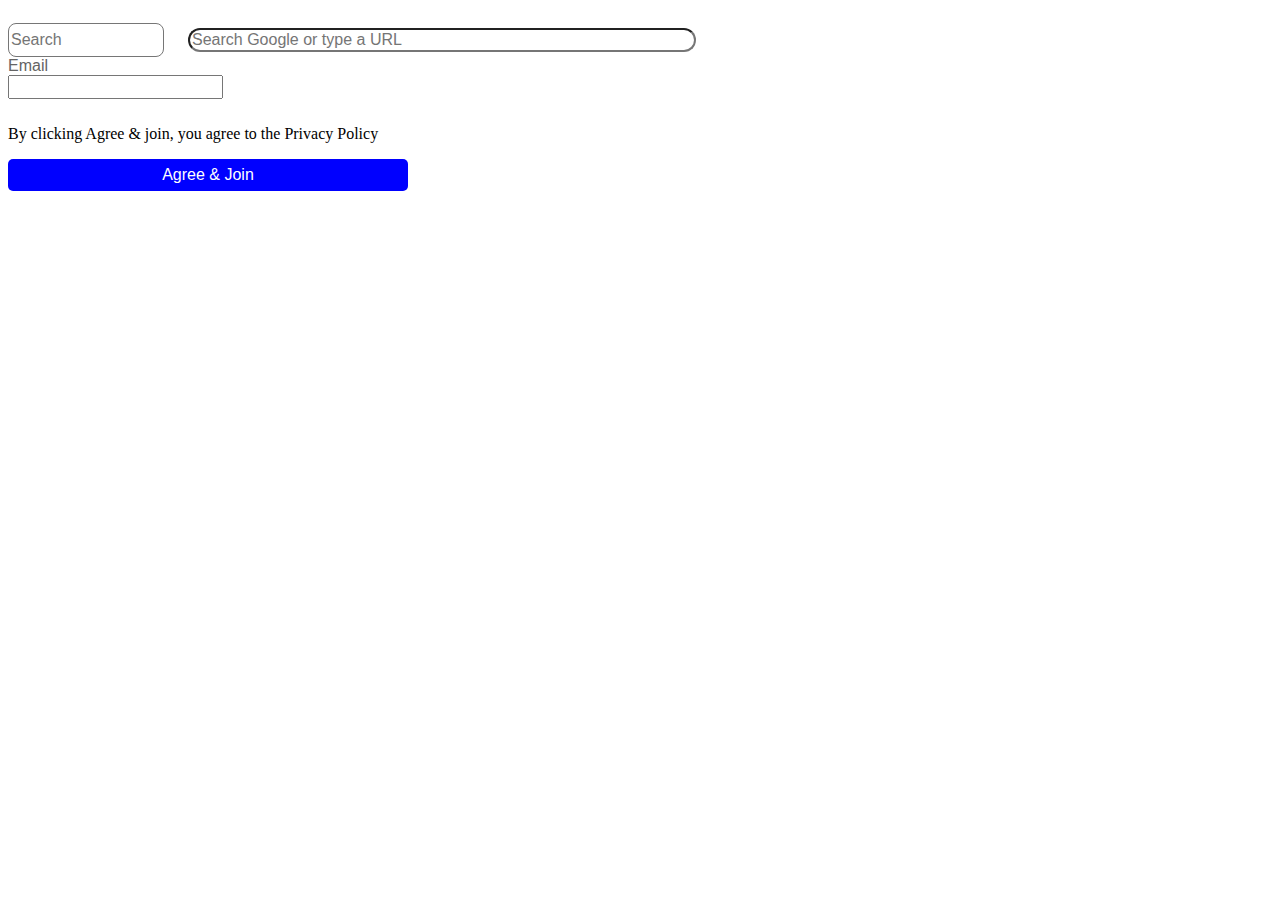
<file: p.html>
<!DOCTYPE html>

<html>
    <head>
        
        <style>
            .s{
                font-size: 16px;
                border-width: 1px;
                border-style: solid;
                padding: 12  15 12 15;
                width: 150px;
                height: 30px;
                border-radius: 8px;
            }

            .ss{
                font-size: 16px;
                width: 500px;
                padding: 12 15 12 15;
                margin-top: 20px;
                margin-left: 20px;
                border-radius: 30px;
                box-shadow: 0 1px 5x rgba(0, 0, 0, 0.25);
            }

            .p{
            font-family: Arial;
            color: rgb(100, 100, 100);
            margin-top: 0;
            margin-bottom: 0;

            }

            .label{
                font-size: 16px;
                margin-bottom: 10px;
            }
            .ssss{
               

            }

            .sssss{
                font-size: 16px;
                width: 400px;
                border-width: solid;
                border-color: rgb(100, 100, 100);

                background-color: blue;
                color: white;
                border: none;
                padding-top: 7px;
                padding-bottom: 7px;
                margin-bottom: 20px;
                border-radius: 5px;
            }
        </style>
    </head>

    <body>
        <input class="s" type="text" placeholder="Search">
        <input class="ss" type="text" placeholder="Search Google or type a URL">

        <p class="p">Email</p>
        <input class="label" type="text">
        <p class="ssss">By clicking Agree & join, you agree to the Privacy Policy</p>
        <button class="sssss">Agree &  Join</button>
    </body>
</html>
</file>
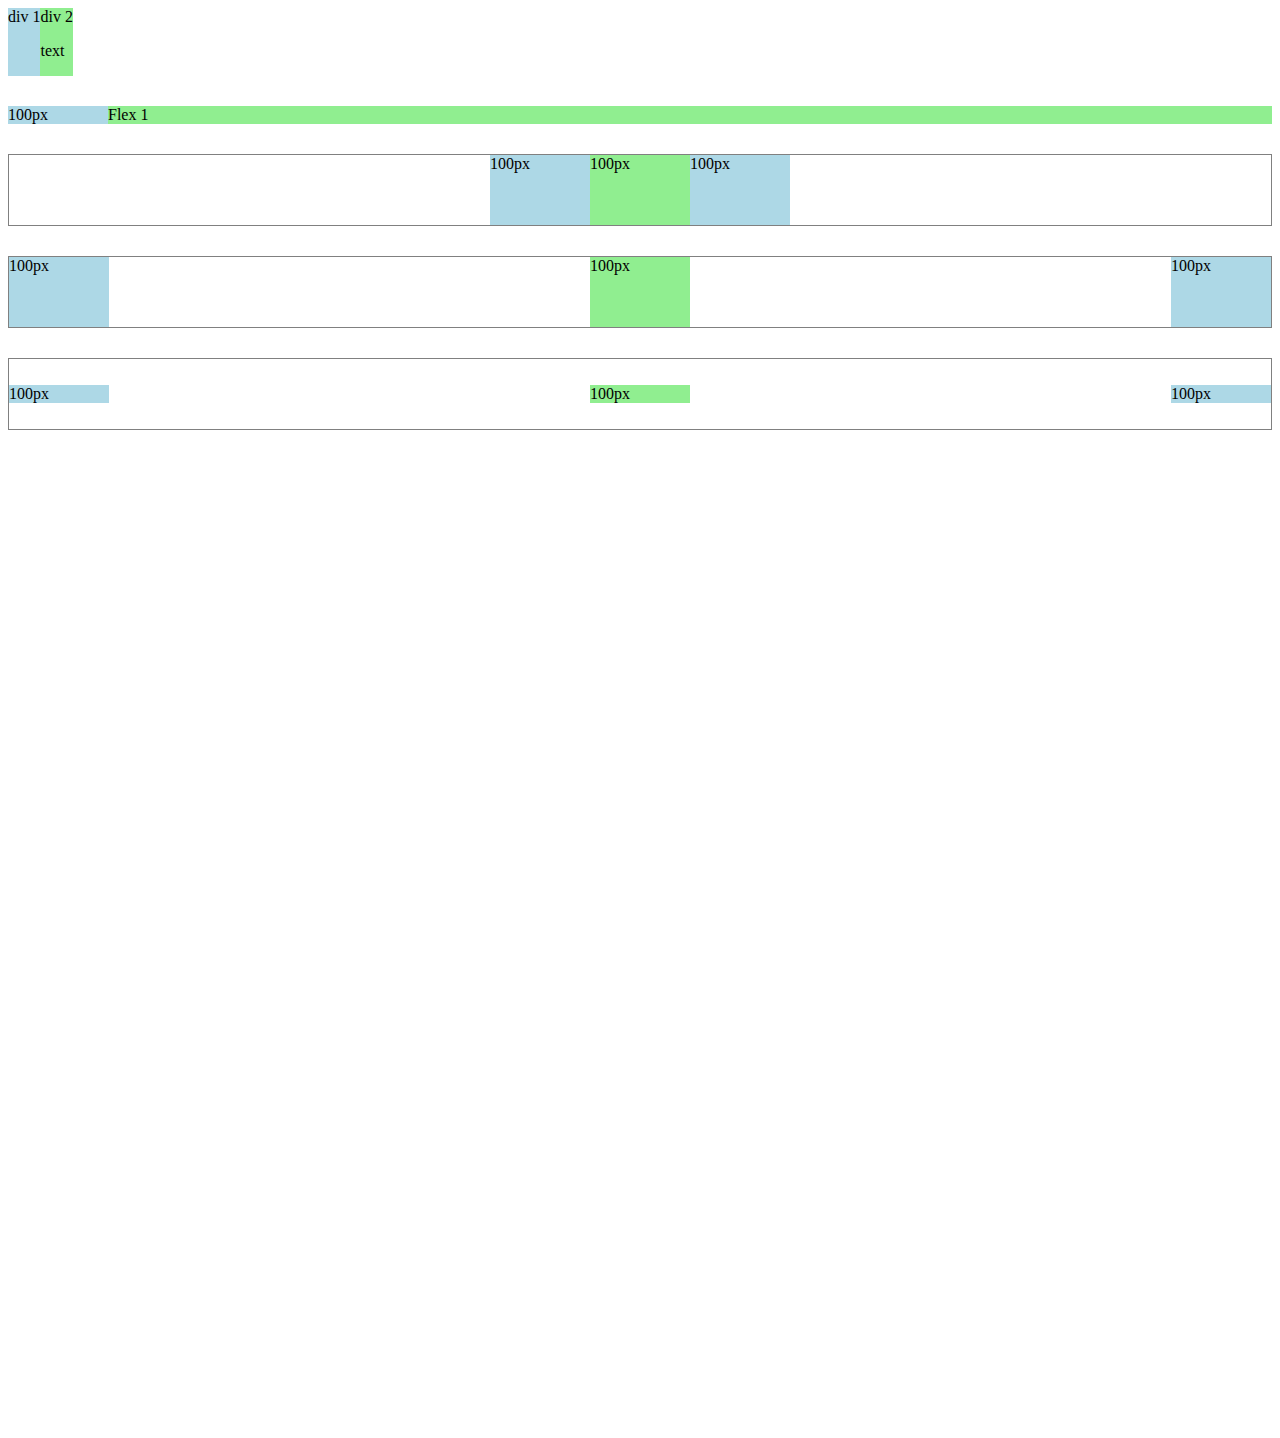
<file: Intro-to-html/Flexbox.html>
<!DOCTYPE  html>

<html>
    <head>
        <title>Flexbox practice</title>
    </head>

    <body style="padding-bottom: 1000px;">
        <div style="
            display: flex;
            flex-direction: row;

            ">
            <div style="background-color: lightblue;">div 1</div>
            <div style="background-color: lightgreen;">div 2 <p>text</p></div>
        </div>


        <div style="
        margin-top: 30px;
        display: flex;
        flex-direction: row;

        ">
        <div style="background-color: lightblue;
        width: 100px;">100px</div>

        <div style="background-color: lightgreen;
        flex:1;">Flex 1</div>
    </div>



    
    <div style="
    height: 70px;
    border-width: 1px;
    border-style: solid;
    border-color: grey;
    margin-top: 30px;
    display: flex;
    flex-direction: row;
    justify-content: center;

    ">
    <div style="background-color: lightblue;
    width: 100px;">100px</div>

    <div style="background-color: lightgreen;
    width: 100px;">100px</div>

    <div style="background-color: lightblue;
    width: 100px;
    ">100px</div>

</div>




     
    <div style="
    height: 70px;
    border-width: 1px;
    border-style: solid;
    border-color: grey;
    margin-top: 30px;
    display: flex;
    flex-direction: row;
    justify-content: space-between;

    ">
    <div style="background-color: lightblue;
    width: 100px;">100px</div>

    <div style="background-color: lightgreen;
    width: 100px;">100px</div>

    <div style="background-color: lightblue;
    width: 100px;
    ">100px</div>

</div>



       
<div style="
height: 70px;
border-width: 1px;
border-style: solid;
border-color: grey;
margin-top: 30px;
display: flex;
flex-direction: row;
justify-content: space-between;
align-items: center;

">
<div style="background-color: lightblue;
width: 100px;">100px</div>

<div style="background-color: lightgreen;
width: 100px;">100px</div>

<div style="background-color: lightblue;
width: 100px;
">100px</div>

</div>


    </body>
</html>
</file>
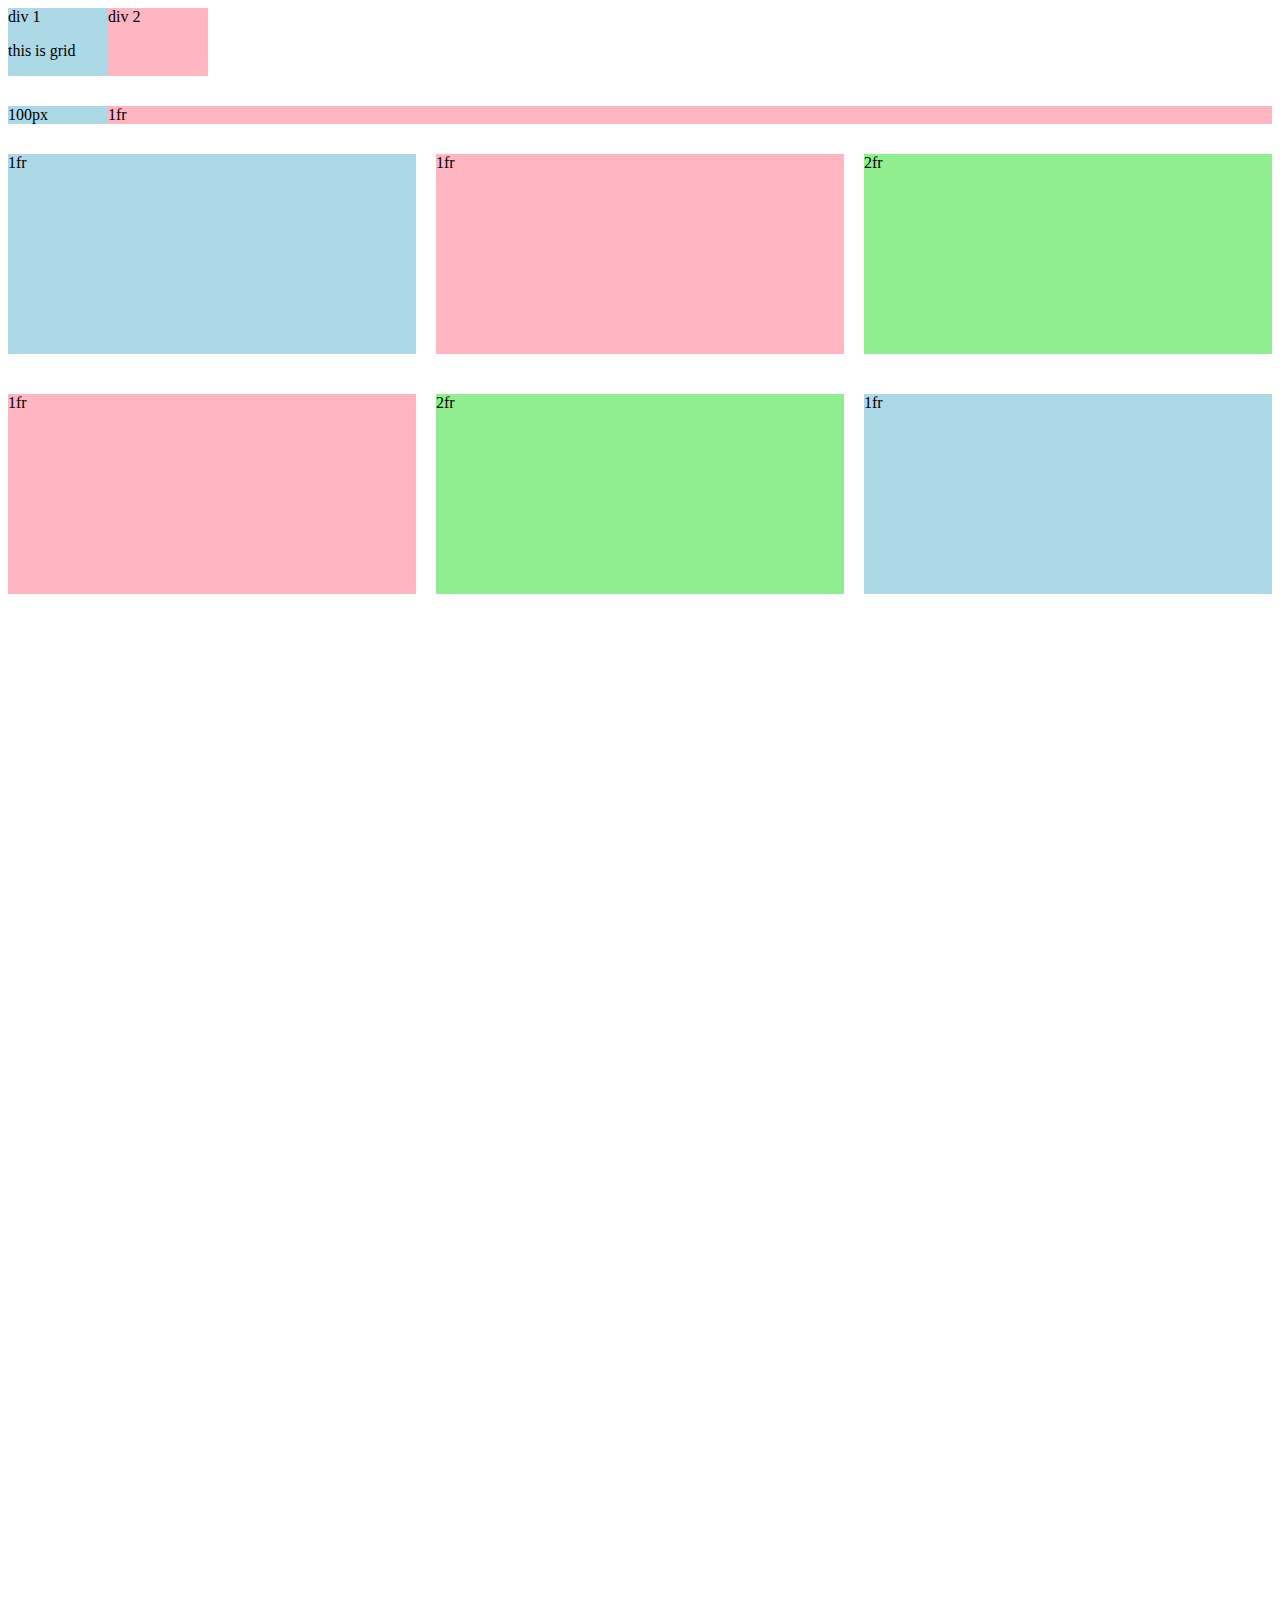
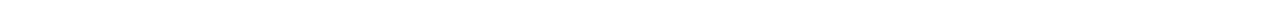
<file: Intro-to-html/grid.html>
<!DOCTYPE html>

<html>
    <head>
        <title>Grid practise</title>
    </head>

    <body style="padding-bottom: 1000px;">
        <div style="
            display: grid;
            grid-template-columns: 100px 100px;
            ">
            <div style="background-color: lightblue;">div 1 <p>this is grid</p></div>
            <div style="background-color: lightpink;">div 2</div>
        </div>

        <div style="
        margin-top: 30px;
            display: grid;
            grid-template-columns: 100px  1fr;
            ">
            <div style="background-color: lightblue;">100px</div>
            <div style="background-color: lightpink;">1fr</div>
           
        </div>



        <div style="
        margin-top: 30px;
            display: grid;
            grid-template-columns: 1fr 1fr 1fr;
            column-gap: 20px;
            row-gap: 40px;


            ">
            <div style="background-color: lightblue ; height: 200px;">1fr</div>
            <div style="background-color: lightpink ; height: 200px;">1fr</div>
            <div style="background-color: lightgreen; height: 200px;">2fr</div>

            <div style="background-color: lightpink ; height: 200px;">1fr</div>
            <div style="background-color: lightgreen; height: 200px;">2fr</div>
            <div style="background-color: lightblue ; height: 200px;">1fr</div>
           
        </div>

    </body>
</html>
</file>
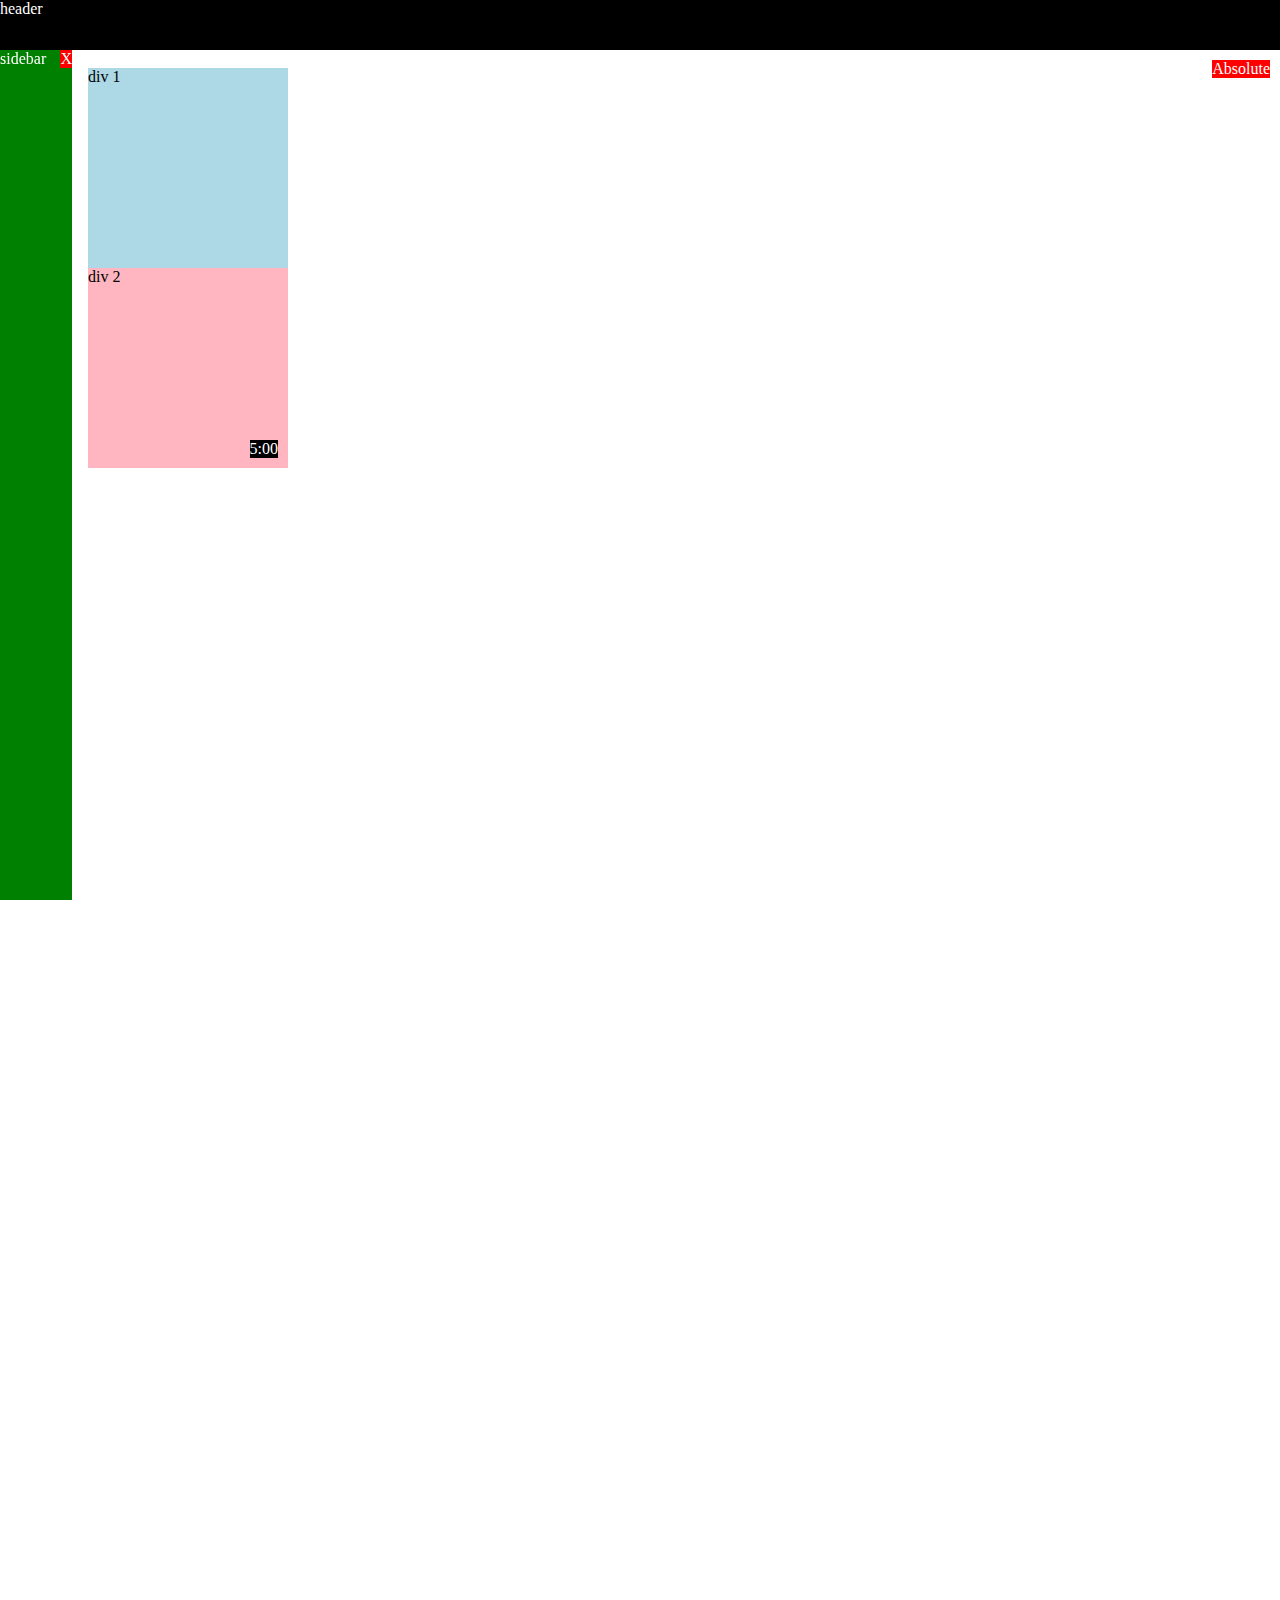
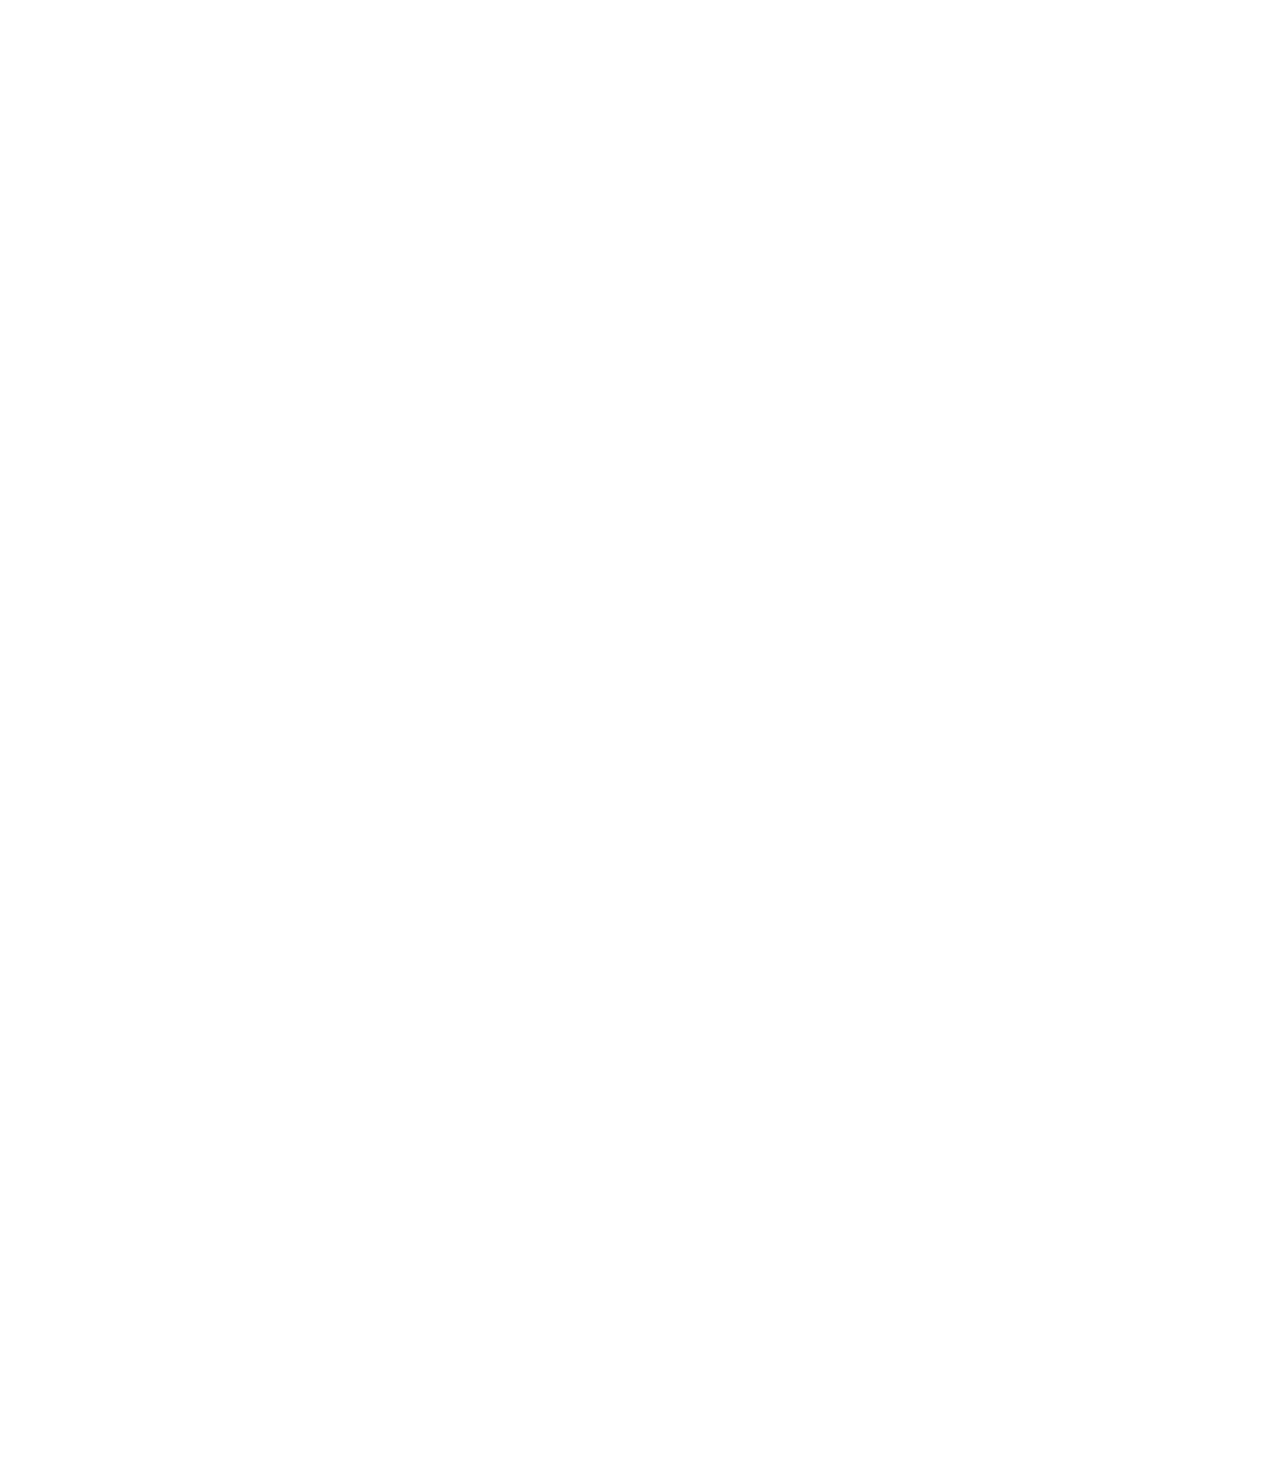
<file: Intro-to-html/position.html>
<!DOCTYPE html>

<html>
    <head>
        <title>Position Practice</title>
    </head>
    <body style="height: 3000px;
    padding-top: 60px;
    padding-left: 80px;

    
    ">

        <div style="background-color: black;
        color: white;
        position: fixed;
        top: 0px;
        left: 0px;
        right: 0px;
        height: 50px;
        
 
        ">header</div>

        
         <div style="
         background-color: green;
         color: white;
         position: fixed;
         left: 0;
         bottom: 0;
         top: 50px;
         width: 72px;


         
         
         "> sidebar
        
        <div style="
         position: absolute;
         background-color: red;
         color: white;
         top: 0px;
         right: 0px;
         



         ">X</div>
        
        </div>

         <div style="
         position: absolute;
         background-color: red;
         color: white;
         top: 60px;
         right: 10px;
         



         ">Absolute</div>



        <div style="background-color: lightblue;
        height: 200px;
        width: 200px;
        position: static;">div 1</div>

        <div style="background-color: lightpink;
        height: 200px;
        width: 200px;
        position: relative;
        
        ">div 2

        <div style="
        position: absolute;
        background-color: black;
        color: white;
        bottom: 10px;
        right: 10px;
        
        
        
        
        ">5:00</div>

        
    
    </div>
        
    </body>
</html>
</file>
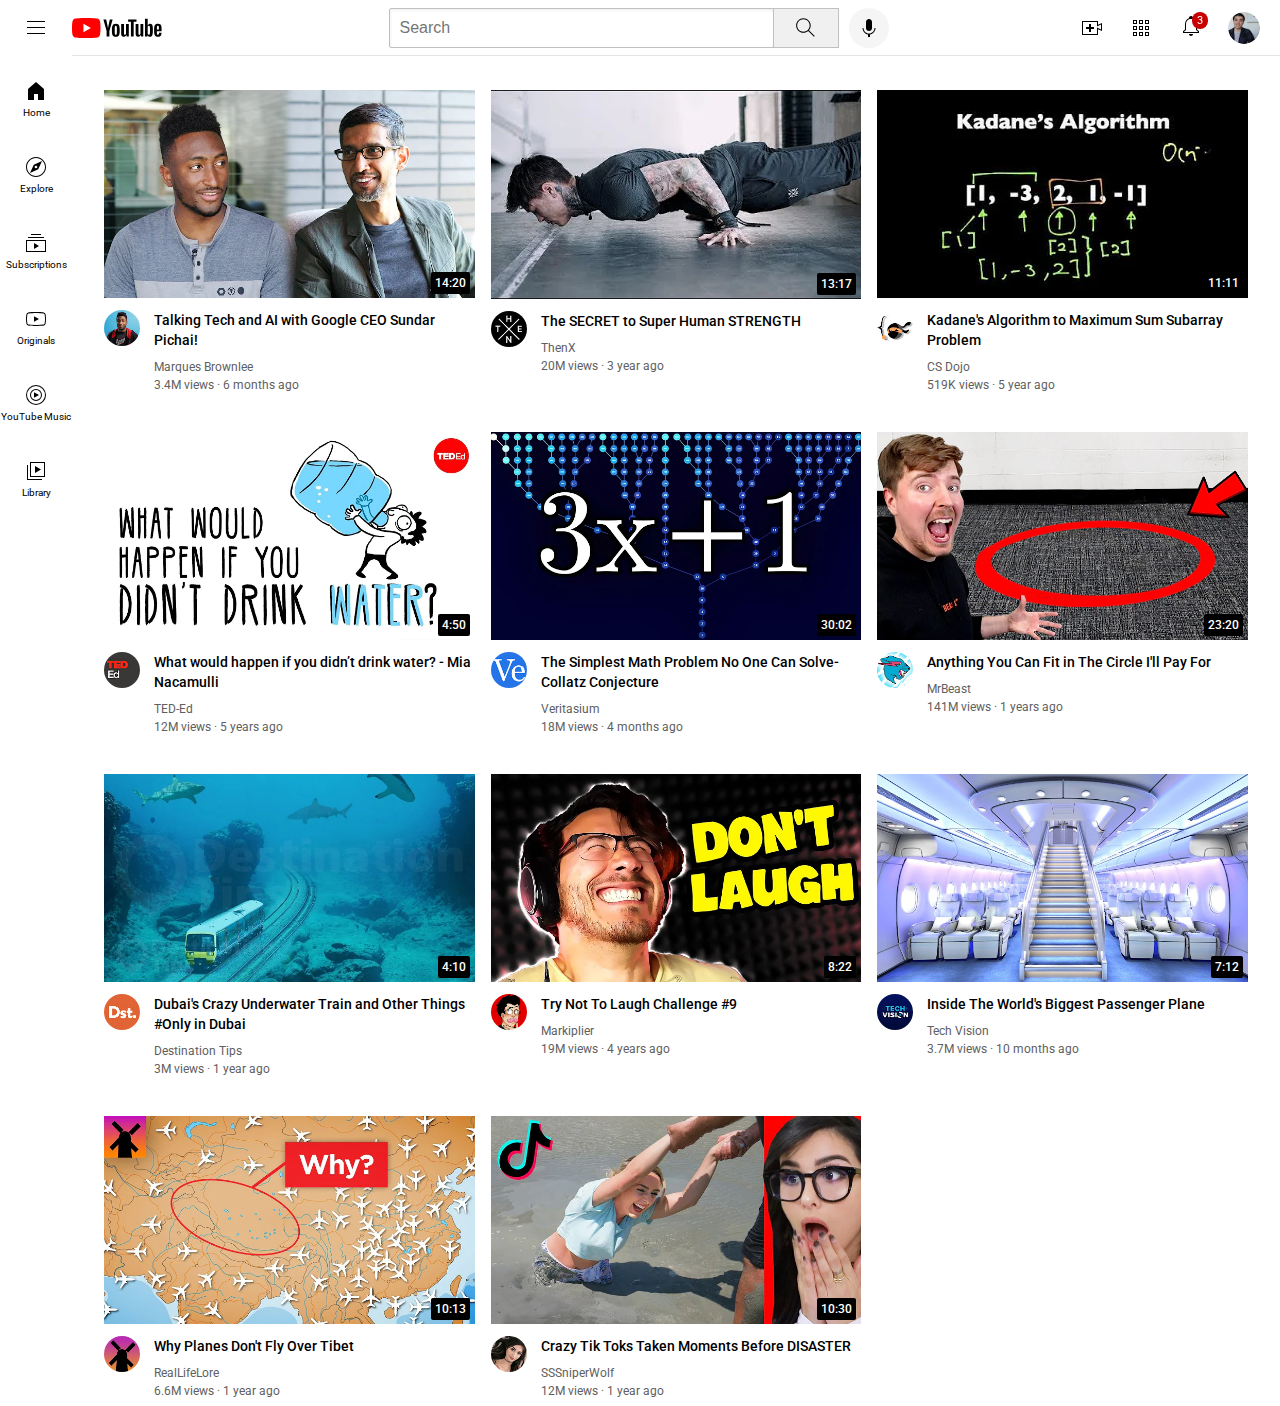
<file: Intro-to-html/youtube.html>
<!DOCTYPE html>
<html>
    <head>
        <title>Youtube.com Clone</title>
        
        
         <link rel="preconnect" href="https://fonts.googleapis.com">
         <link rel="preconnect" href="https://fonts.gstatic.com" crossorigin>
         <link href="https://fonts.googleapis.com/css2?family=Roboto:wght@400;500;700&display=swap" rel="stylesheet">
     
        
         <link rel="stylesheet" href="styles/general.css">
         <link rel="stylesheet" href="styles/header.css">
         <link rel="stylesheet" href="styles/video.css">
         <link rel="stylesheet" href="styles/sidebar.css">
         
    </head>
    <body>

       <!-- Header -->
        <header class="header">
            <div class="left-section">
                <img class="hamburger-menu" src="icons/hamburger-menu.svg" >
                <img class="youtube-logo" src="icons/youtube-logo.svg" >
            </div>

            <div class="middle-section">
                <input class="search-bar" type="text" placeholder="Search">
                <button  class="search-button">
                    <img  class="search-icon" src="icons/search.svg">
                    <div class="tooltip">Search</div>
                </button>

                <button class="voice-button"> 
                    <img class="voice-icon" src="icons/voice-search-icon.svg">
                    <div class="tooltip">Search with your voice</div>
                </button>
            </div>


            
            <div class="right-section">
                <div class="upload-icon-container">
                    <img class="upload-icon" src="icons/upload.svg">
                    <div class="tooltip">Create</div>
                </div>
                <img class="youtube-icon" src="icons/youtube-apps.svg">
                <div class="noti-icon-contain">
                    <img class="noti-icon" src="icons/notifications.svg">
                    <div class="noti-count">3</div>
                </div>
                <img class="current-user-picture" src="icons/my-channel.jpeg">
            </div>
        </header>

        <!-- Nav -->

        <nav class="sidebar" >
        <div class="sidebar-link"><img src="icons/home.svg"><div>Home</div></div>
        <div class="sidebar-link"><img src="icons/explore.svg"><div>Explore</div></div>
        <div class="sidebar-link"><img src="icons/subscriptions.svg" ><div>Subscriptions</div></div>
        <div class="sidebar-link"><img src="icons/originals.svg" ><div>Originals</div></div>
        <div class="sidebar-link"><img src="icons/youtube-music.svg" ><div>YouTube Music</div></div>
        <div class="sidebar-link"><img src="icons/library.svg" ><div>Library</div></div>
        </nav>


        <!-- Main -->
        <main>
            <section class="video-grid">
                <div class="video-preview">
                    <div class="thumbnail-row">
                        <img class="thumbnail" src="Thumbnails/thumbnail-1.webp">
                        <div class="video-time">14:20</div>
                    </div>
                    <div class="video-info-grid">
        
                        <div class="channel-picture">
                            <img class="profile-picture" src="channel-pictures/channel-1.jpeg" alt="">
        
                        </div>
        
                        <div class="video-info">
        
                            <p class="video-title">Talking Tech and AI with Google CEO Sundar Pichai!</p>
                            <p class="video-auth"> Marques Brownlee</p>
                            <p class="video-stats">3.4M views &#183 6 months ago</p>
                        </div>
                    </div>
                </div>
                
                
                
                
                
                
                
                <div class="video-preview">
                    <div class="thumbnail-row">
                        <img class="thumbnail" src="Thumbnails/thumbnail-9.webp">
                        <div class="video-time">13:17</div>
                    </div>
                    <div class="video-info-grid">
                        
                        <div class="channel-picture">
                            <img class="profile-picture" src="channel-pictures/channel-9.jpeg" alt="">
                            
                        </div>
                        
                        <div class="video-info">
                            
                            <p class="video-title">
                                The SECRET to Super Human STRENGTH</p>
                                <p class="video-auth"> ThenX</p>
                                <p class="video-stats">20M views &#183 3 year ago</p>
                            </div>
                        </div>
                    </div>
                    
                    <div class="video-preview">
                        <div class="thumbnail-row">
                            <img class="thumbnail" src="Thumbnails/thumbnail-5.webp">
                            <div class="video-time">11:11</div>
                        </div>
                        <div class="video-info-grid">
                            <div class="channel-picture">
                                <img class="profile-picture" src="channel-pictures/channel-5.jpeg" alt="">
                            </div>
                            <div class="video-info">
                                <p class="video-title">Kadane's Algorithm to Maximum Sum Subarray Problem</p>
                                <p class="video-auth">CS Dojo</p>
                                <p class="video-stats">519K  views &#183 5 year ago</p>
                            </div>
                        </div>
                    </div>



                    
                                     <div class="video-preview">
                                        <div class="thumbnail-row">
                                            <img class="thumbnail" src="Thumbnails/thumbnail-12.webp">
                                            <div class="video-time">4:50</div>
                                        </div>
                                        <div class="video-info-grid">
                            
                                            <div class="channel-picture">
                                                <img class="profile-picture" src="channel-pictures/channel-12.jpeg" alt="">
                            
                                            </div>
                            
                                            <div class="video-info">
                            
                                                <p class="video-title">What would happen if you didn’t drink water? - Mia Nacamulli</p>
                                                <p class="video-auth">TED-Ed
                                                </p>
                                                <p class="video-stats">
                                                    12M views · 5 years ago</p>
                                            </div>
                                        </div>
                                    </div>
                                    
                                    
                                    
                                                <div class="video-preview">
                                                
                                                    <div class="thumbnail-row">
                                                        <img class="thumbnail" src="Thumbnails/thumbnail-4.webp">
                                                        <div class="video-time">30:02</div>
                                                    </div>
                        
                                    
                                                    <div class="video-info-grid">
                                        
                                                        <div class="channel-picture">
                                                            <img class="profile-picture" src="channel-pictures/channel-4.jpeg" alt="">
                                        
                                                        </div>
                                        
                                                        <div class="video-info">
                                        
                                                            <p class="video-title">The Simplest Math Problem No One Can Solve-Collatz Conjecture</p>
                                                            <p class="video-auth">Veritasium</p>
                                                            <p class="video-stats">18M views &#183 4 months ago</p>
                                                        </div>
                                                    </div>       
                                                     </div>
                                             
                            
                                
                            
                                          
                                     <div class="video-preview">
                                            <div class="thumbnail-row">
                                                <img class="thumbnail" src="Thumbnails/thumbnail-6.webp">
                                                <div class="video-time">23:20</div>
                                            </div>
                                            <div class="video-info-grid">
                                                <div class="channel-picture">
                                                    <img class="profile-picture" src="channel-pictures/channel-6.jpeg" alt="">
                                                </div>
                                                <div class="video-info">
                                
                                                    <p class="video-title">Anything You Can Fit in The Circle I'll Pay For</p>
                                                    <p class="video-auth">MrBeast</p>
                                                    <p class="video-stats">141M views &#183 1 years ago</p>
                                                </div>
                                            </div> 
                                        </div>  
                                        
                                        
                                        <div class="video-preview">
                                            <div class="thumbnail-row">
                                                <img class="thumbnail" src="Thumbnails/thumbnail-11.webp">
                                                <div class="video-time">4:10</div>
                                                        </div>
                                                        <div class="video-info-grid">
                                            
                                                            <div class="channel-picture">
                                                                <img class="profile-picture" src="channel-pictures/channel-11.jpeg" alt="">
                                            
                                                            </div>
                                            
                                                            <div class="video-info">
                                            
                                                                <p class="video-title">Dubai's Crazy Underwater Train and Other Things #Only in Dubai</p>
                                                                <p class="video-auth">Destination Tips</p>
                                                                <p class="video-stats">3M views · 1 year ago</p>
                                                            </div>
                                                        </div>
                                                    </div> 

                                                    
                                                    
                                                                <div class="video-preview">
                                                                
                                                                    <div class="thumbnail-row">
                                                                        <img class="thumbnail" src="Thumbnails/thumbnail-2.webp">
                                                                        <div class="video-time">8:22</div>
                                                                    </div>
                                                
                                                    
                                                                    <div class="video-info-grid">
                                                        
                                                                        <div class="channel-picture">
                                                                            <img class="profile-picture" src="channel-pictures/channel-2.jpeg" alt="">
                                                        
                                                                        </div>
                                                        
                                                                        <div class="video-info">
                                                        
                                                                            <p class="video-title">Try Not To Laugh Challenge #9</p>
                                                                            <p class="video-auth"> Markiplier</p>
                                                                            <p class="video-stats">19M views &#183 4 years ago</p>
                                                                        </div>
                                                                    </div>       
                                                                     </div>
                <div class="video-preview">
                    <div class="thumbnail-row">
                        <img class="thumbnail" src="Thumbnails/thumbnail-8.webp">
                        <div class="video-time">7:12</div>
                    </div>
                    <div class="video-info-grid">
        
                        <div class="channel-picture">
                            <img class="profile-picture" src="channel-pictures/channel-8.jpeg" alt="">
        
                        </div>
        
                        <div class="video-info">
        
                            <p class="video-title">
                                Inside The World's Biggest Passenger Plane</p>
                            <p class="video-auth">Tech Vision</p>
                            <p class="video-stats">3.7M views · 10 months ago</p>
                        </div>
                    </div>
                </div>





                <div class="video-preview">
                    <div class="thumbnail-row">
                        <img class="thumbnail" src="Thumbnails/thumbnail-7.webp">
                        <div class="video-time">10:13</div>
                    </div>
                    <div class="video-info-grid">
        
                        <div class="channel-picture">
                            <img class="profile-picture" src="channel-pictures/channel-7.jpeg" alt="">
        
                        </div>
        
                        <div class="video-info">
        
                            <p class="video-title">Why Planes Don't Fly Over Tibet</p>
                            <p class="video-auth">RealLifeLore</p>
                            <p class="video-stats">6.6M views · 1 year ago</p>
                        </div>
                    </div>
                </div>
                         <div class="video-preview">
    
                            <div class="thumbnail-row">
                                <img class="thumbnail" src="Thumbnails/thumbnail-3.webp">
                                <div class="video-time">10:30</div>
                            </div>
    
    
                            <div class="video-info-grid">
                
                                <div class="channel-picture">
                                    <img class="profile-picture" src="channel-pictures/channel-3.jpeg" alt="">
                
                                </div>
                
                                <div class="video-info">
                
                                    <p class="video-title">Crazy Tik Toks Taken Moments Before DISASTER</p>
                                    <p class="video-auth">SSSniperWolf</p>
                                    <p class="video-stats">12M views &#183 1 year ago</p>
                                </div>
                            </div>
                        </div>
                
                
                </section>
        </main>
    </body>
</html>
</file>
<file: Intro-to-html/styles/general.css>
p{
    margin-top: 0;
    margin-bottom: 0;
}

body{
    font-family: Roboto, Arial;
    margin-top: 10px;
    padding-top: 80px;
    padding-left: 96px;
    padding-right: 24px;
    background-color: rbb(248, 248, 248);
    
}
</file>
<file: Intro-to-html/styles/header.css>
.header{
    height: 55px;
    display: flex;
    flex-direction: row;
    justify-content: space-between;

    position: fixed;
    top: 0;
    left: 0;
    right: 0;
    z-index: 100;

    background-color: white;
    border-bottom-width: 1px;
    border-bottom-style: solid;
    border-bottom-color: rgb(228, 228, 228);
}

.left-section{    
    display: flex;
    align-items: center;
}

.hamburger-menu{
    height: 24px;
    margin-left: 24px;
    margin-right: 24px;

}
.youtube-logo{
    height: 20px;
}

.middle-section{
    
    flex: 1;
    margin-left: 70px;
    margin-right: 35px;
    max-width: 500px;
    display: flex;
    align-items: center;
}

.search-bar{
    flex: 1;
    height: 36px;
    padding-left: 10px;
    font-size: 16px;
    /* border-width: 1px;
    border-style: solid;
    border-color: rgb(192,192,192); */
    border-radius: 2px;
    box-shadow: inset 1px 2px 3px rgba(0, 0, 0, 0.05);
    border: 1px solid  rgb(192,192,192);
    width: 0;

}

.search-bar::placeholder{
  
    font-size: 16px;
}

.search-button{
    height: 40px;
    width: 66px;
    background-color: rgb(240, 240, 240);
    border-width: 1px;
    border-style: solid;
    border-color: rgb(192,192,192) ;
    margin-left: -1px;
    margin-right: 10px;
    /* position: relative; */



}
.search-icon{
    height: 25px; 
}


.voice-icon{
    height: 24px;
}


.upload-icon{
    height: 24px;
}

.youtube-icon{
    height: 24px;    
}

.noti-icon{
    height: 24px;
}

.noti-icon-contain{
    position: relative;
}


.noti-count{
    position: absolute;
    top: -2px;
    right: -5px;
    background-color:rgb(200,0,0) ;
    color: white;
   
    font-size: 11px;
    padding-left: 5px;
    padding-right: 5px;
    padding-top: 2px;
    padding-bottom: 2px;
    border-radius: 10px;




}
.current-user-picture{
    height: 32px;
    border-radius: 16px;
}


.search-button,
.voice-button,
.upload-icon-container{
    display: flex;
    justify-content: center;
    align-items: center;
    position: relative;
}

.search-button .tooltip,
.voice-button .tooltip,
.upload-icon-container .tooltip{
   
    position: absolute;
    background-color: gray;
    color: white;
    padding-top: 4px;
    padding-bottom: 4px;
    padding-left: 8px;
    padding-right: 8px;
    border-radius: 2px;
    font-size: 12px;
    bottom: -30px;
    opacity: 0;
    transition: opacity 0.15s;
    pointer-events: none;
    white-space: nowrap;



}

.search-button:hover .tooltip,
.voice-button:hover .tooltip,
.upload-icon-container:hover .tooltip{
    opacity: 1;
}

.voice-button{
    height: 40px;
    width: 40px;
    border-radius:20px;
    border: none;
    background-color: rgb(245, 245, 245);

}

.right-section{
    width: 180px;
    margin-right: 20px;
    display: flex;
    align-items: center;
    justify-content: space-between;
    flex-shrink: 0;

}
</file>
<file: Intro-to-html/styles/video.css>
.thumbnail{
    width: 100%;   
}

.video-title{
    margin-top: 0;
    font-size: 14px;
    font-weight: 500;
    line-height: 20px;
    margin-bottom: 10px;

}



.video-info-grid{
    display: grid;
    grid-template-columns: 50px 1fr;
}

.profile-picture{
    width: 36px;
    border-radius: 50px;
}

.thumbnail-row{
    margin-bottom: 8px;
    position: relative;
}  

.video-auth,
.video-stats{
    
    font-size: 12px;
    color: rgb(96, 96, 96);
}

.video-auth{
    margin-bottom: 4px;
}    


.video-grid{
    display: grid;
    grid-template-columns: 1fr 1fr 1fr;
    column-gap: 16px;
    row-gap: 40px;
}

/* .channel-picture{
    vertical-align: top;
} */






@media(max-width:750px) {
    .video-grid{
        grid-template-columns: 1fr 1fr;
    }

}

@media(min-width: 751px) and (max-width:999px){
    .video-grid{
        grid-template-columns: 1fr 1fr 1fr;
    }
}

@media(min-width:1000) {
    .video-grid{
        grid-template-columns: 1fr 1fr 1fr 1fr;
    }
}
.video-time{
    font-size: 12px;
    font-weight: 500;
    padding: 4px ;
    border-radius: 2px;
    background-color: black;
    color: white;
    position: absolute;
    bottom: 8px;
    right: 5px;
}
</file>
<file: Intro-to-html/styles/sidebar.css>
.sidebar{
    position: fixed;
    left: 0;
    bottom: 0;
    top: 55px;
    background-color: white;
    width: 72px;
    z-index: 200;
    padding-top: 5px;

    

}

.sidebar-link{
    height: 76px;
    display: flex;
    justify-content: center;
    align-items: center;
    flex-direction: column;
    cursor: pointer;

}

.sidebar-link:hover{
    background-color: rgb(235, 235, 235);
}

.sidebar-link img{
    height: 24px;
    margin-bottom: 4px;


}

.sidebar-link div{
  
    font-size: 10px;
}
</file>
